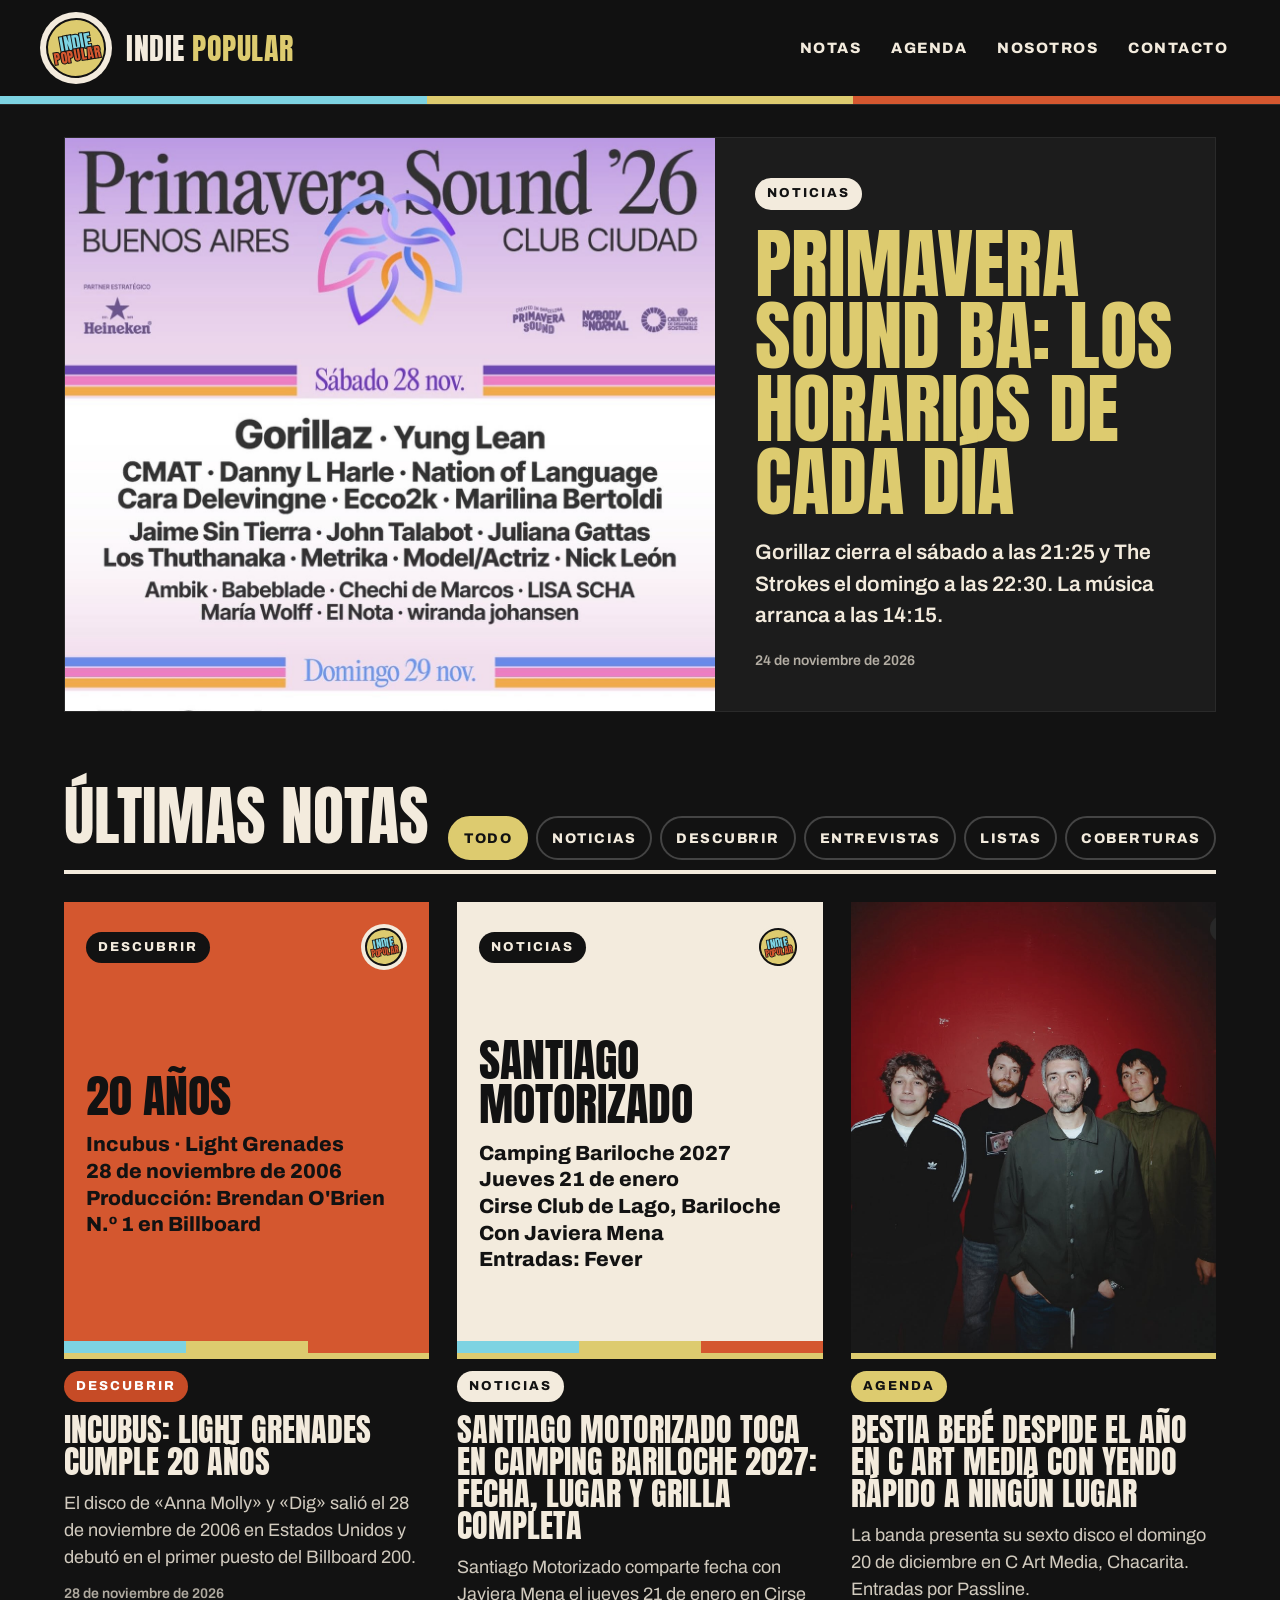
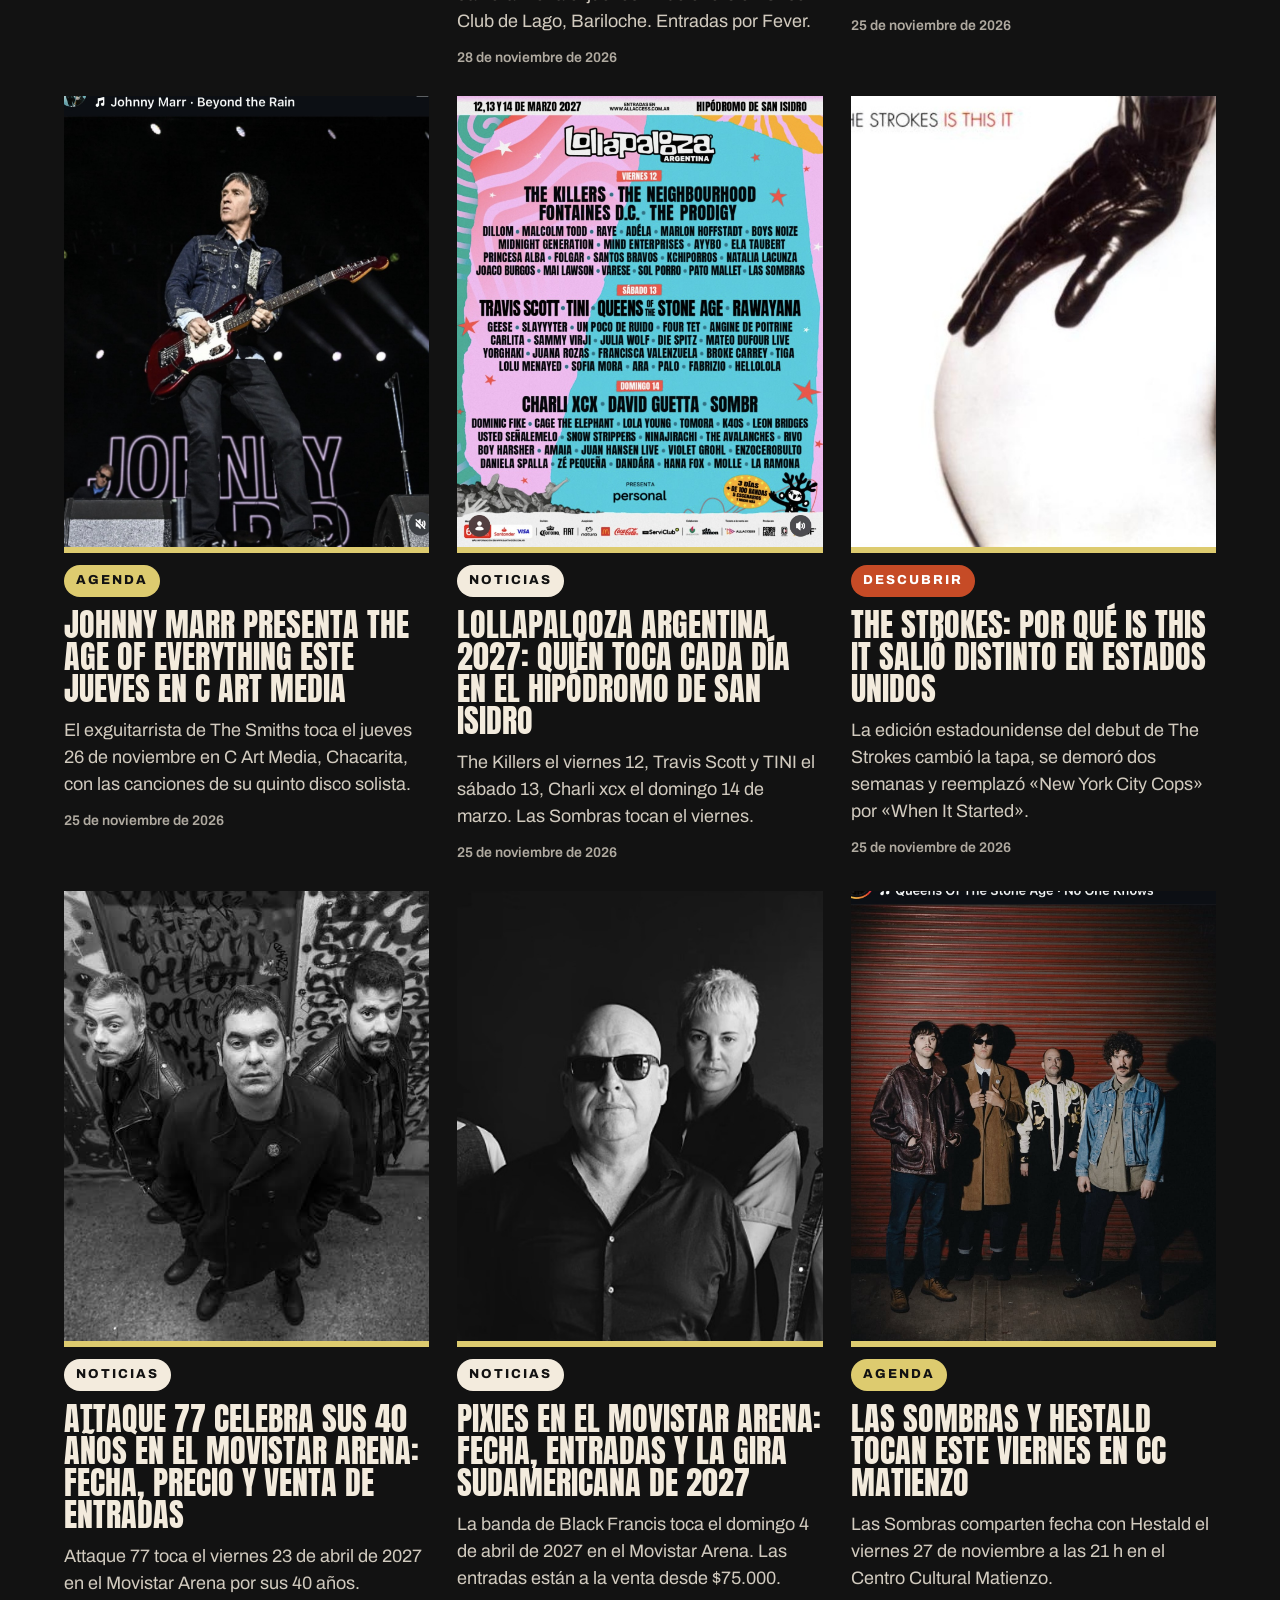
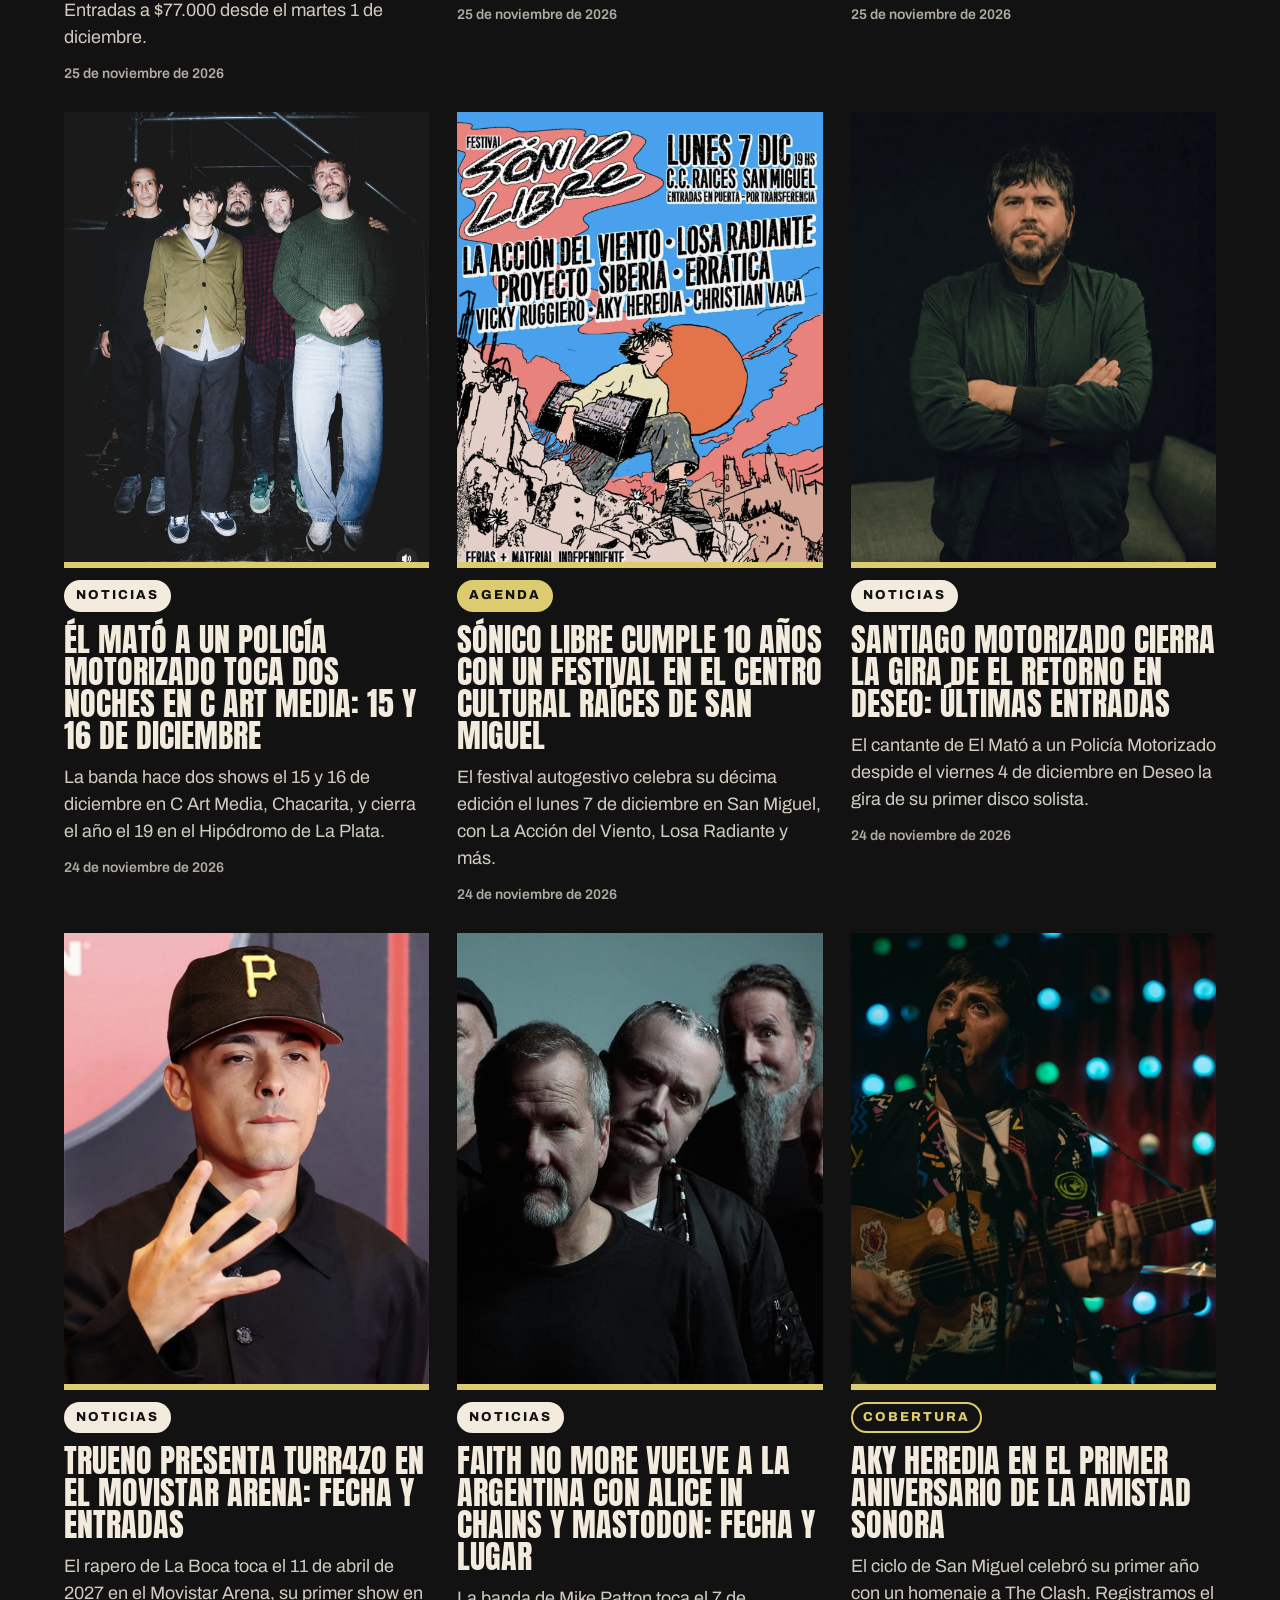
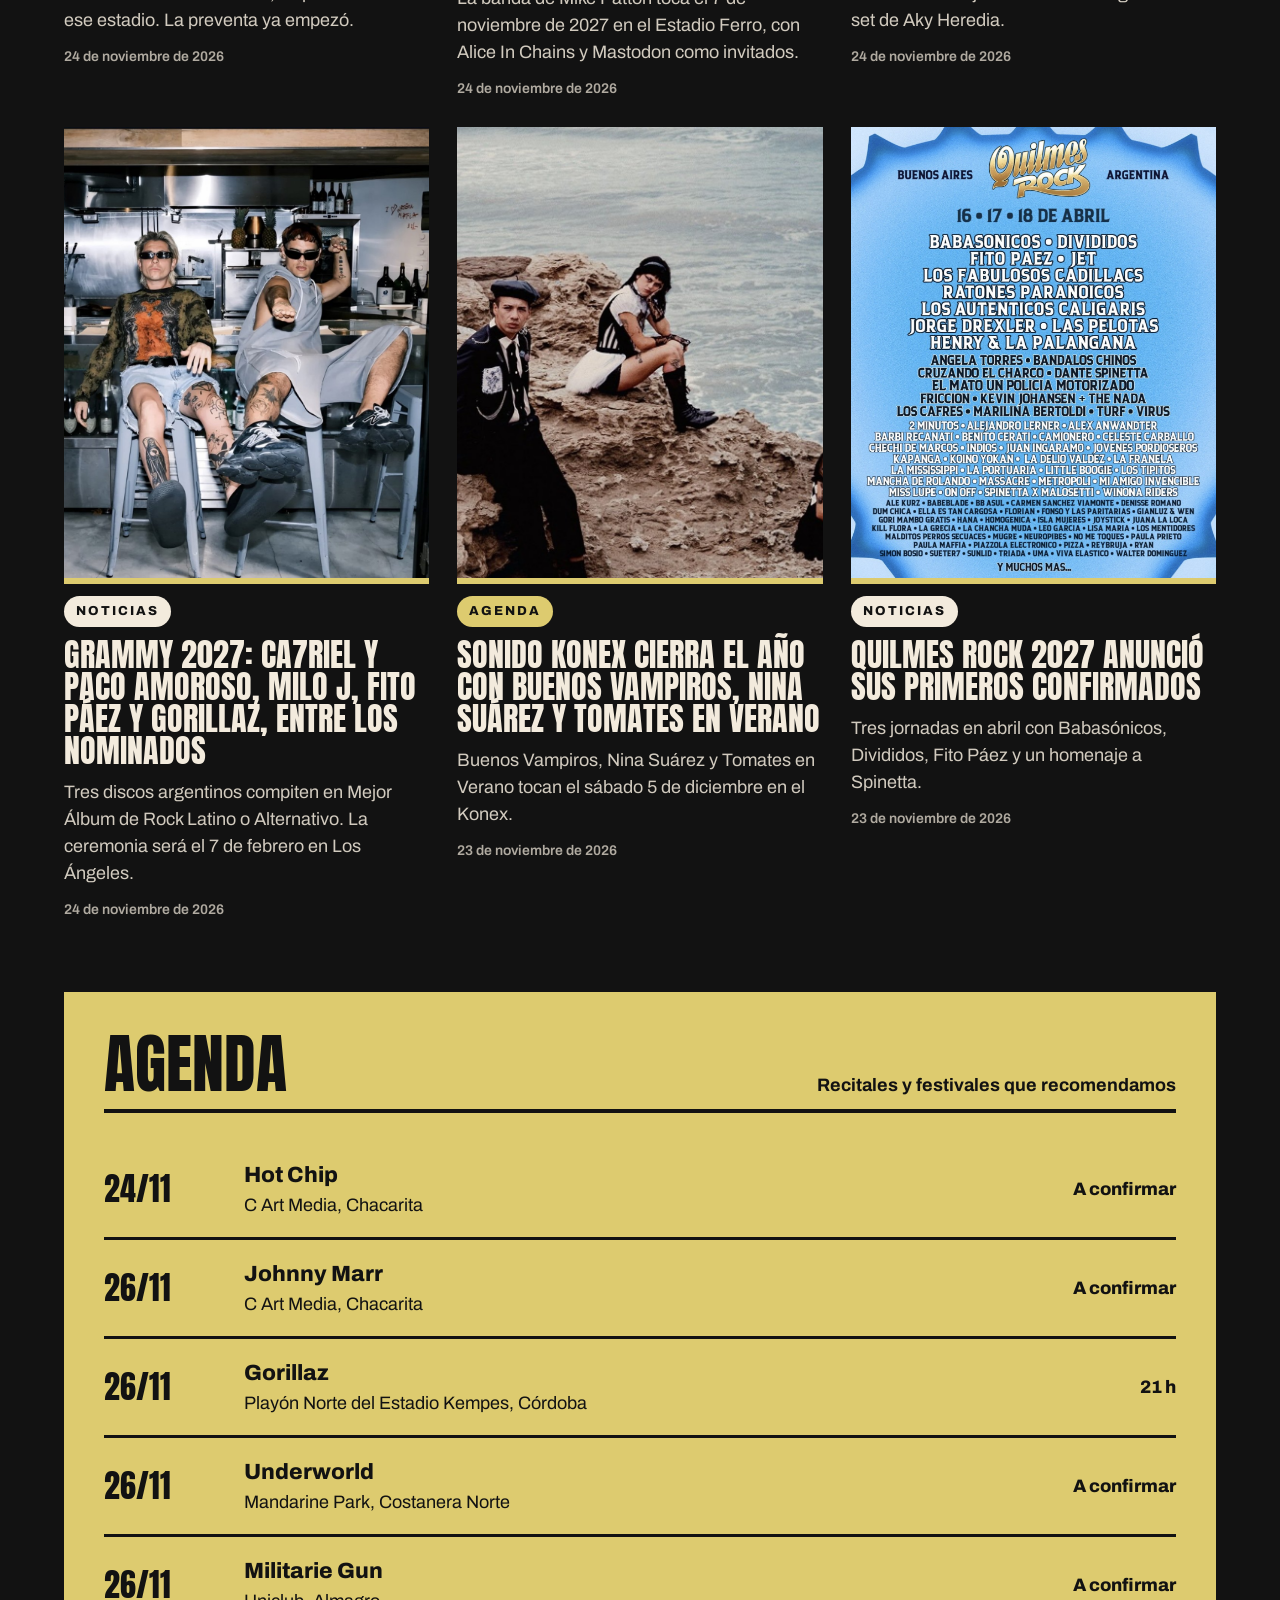
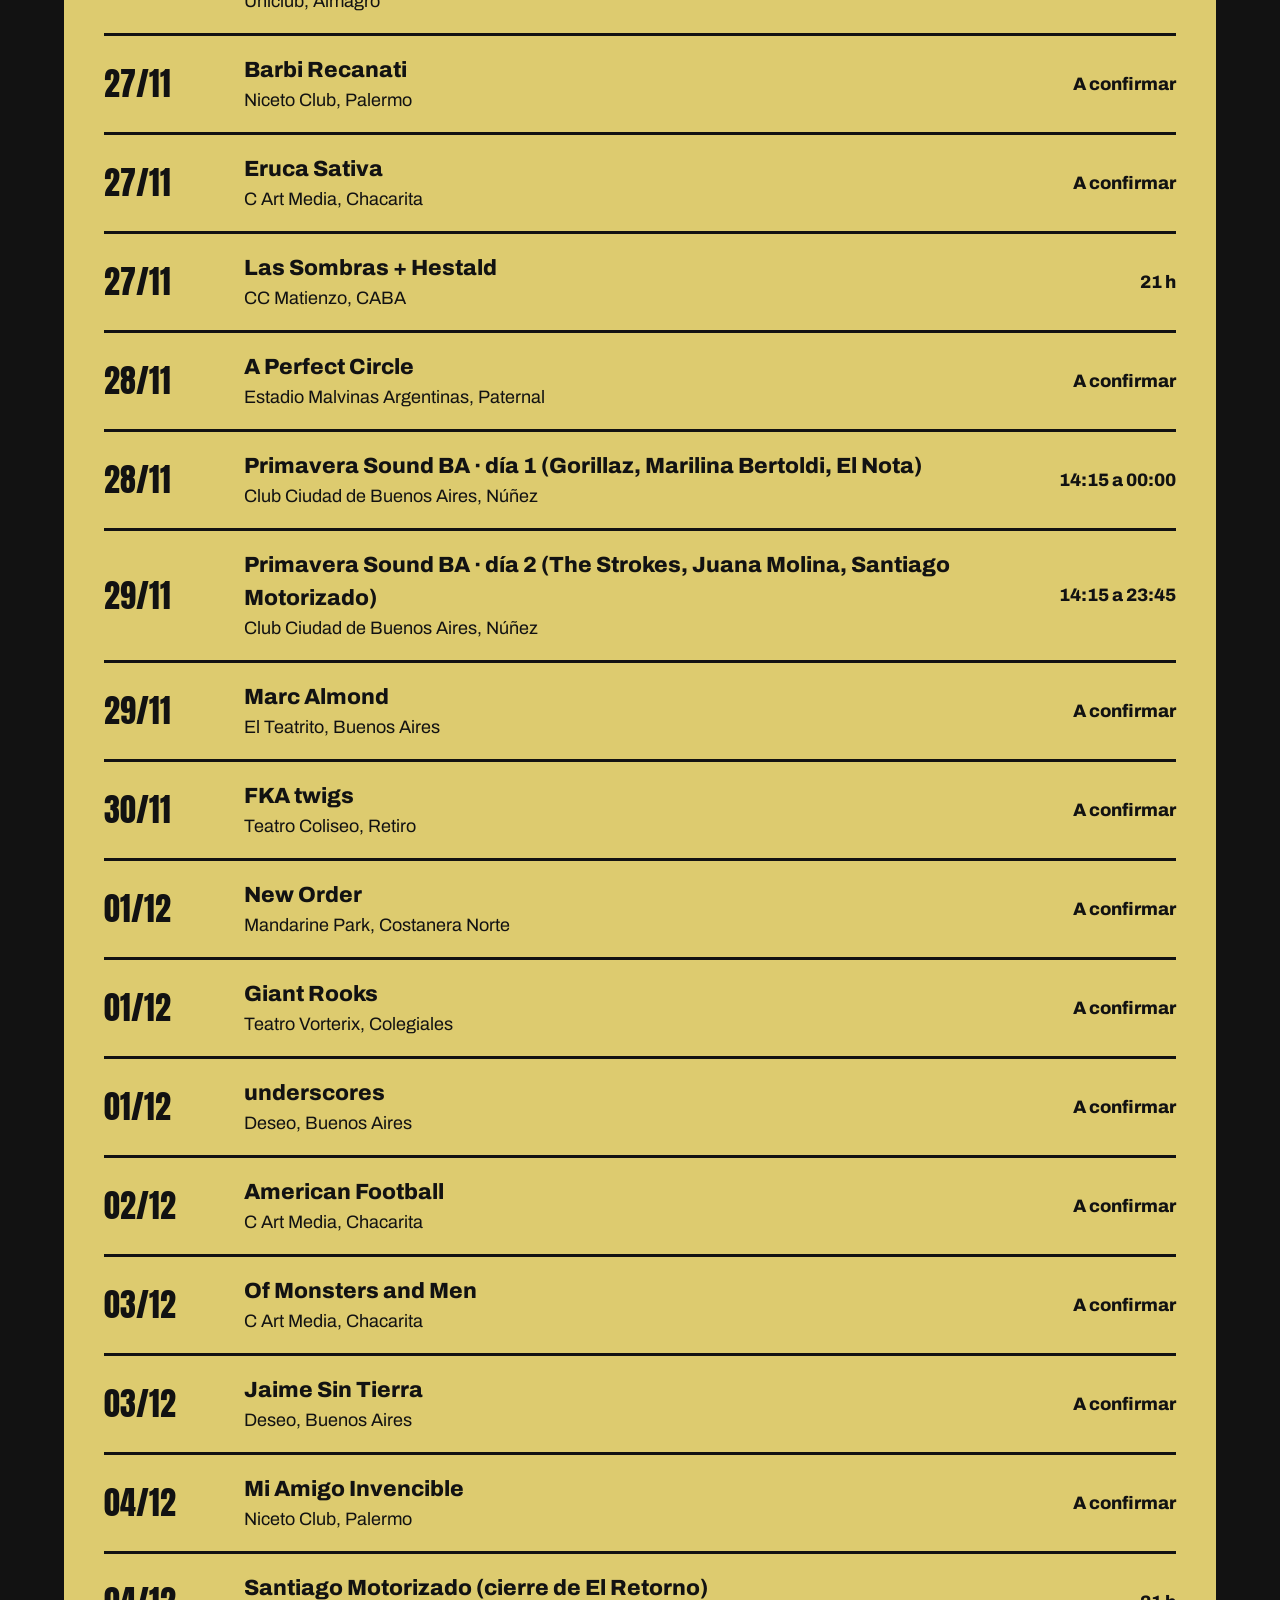
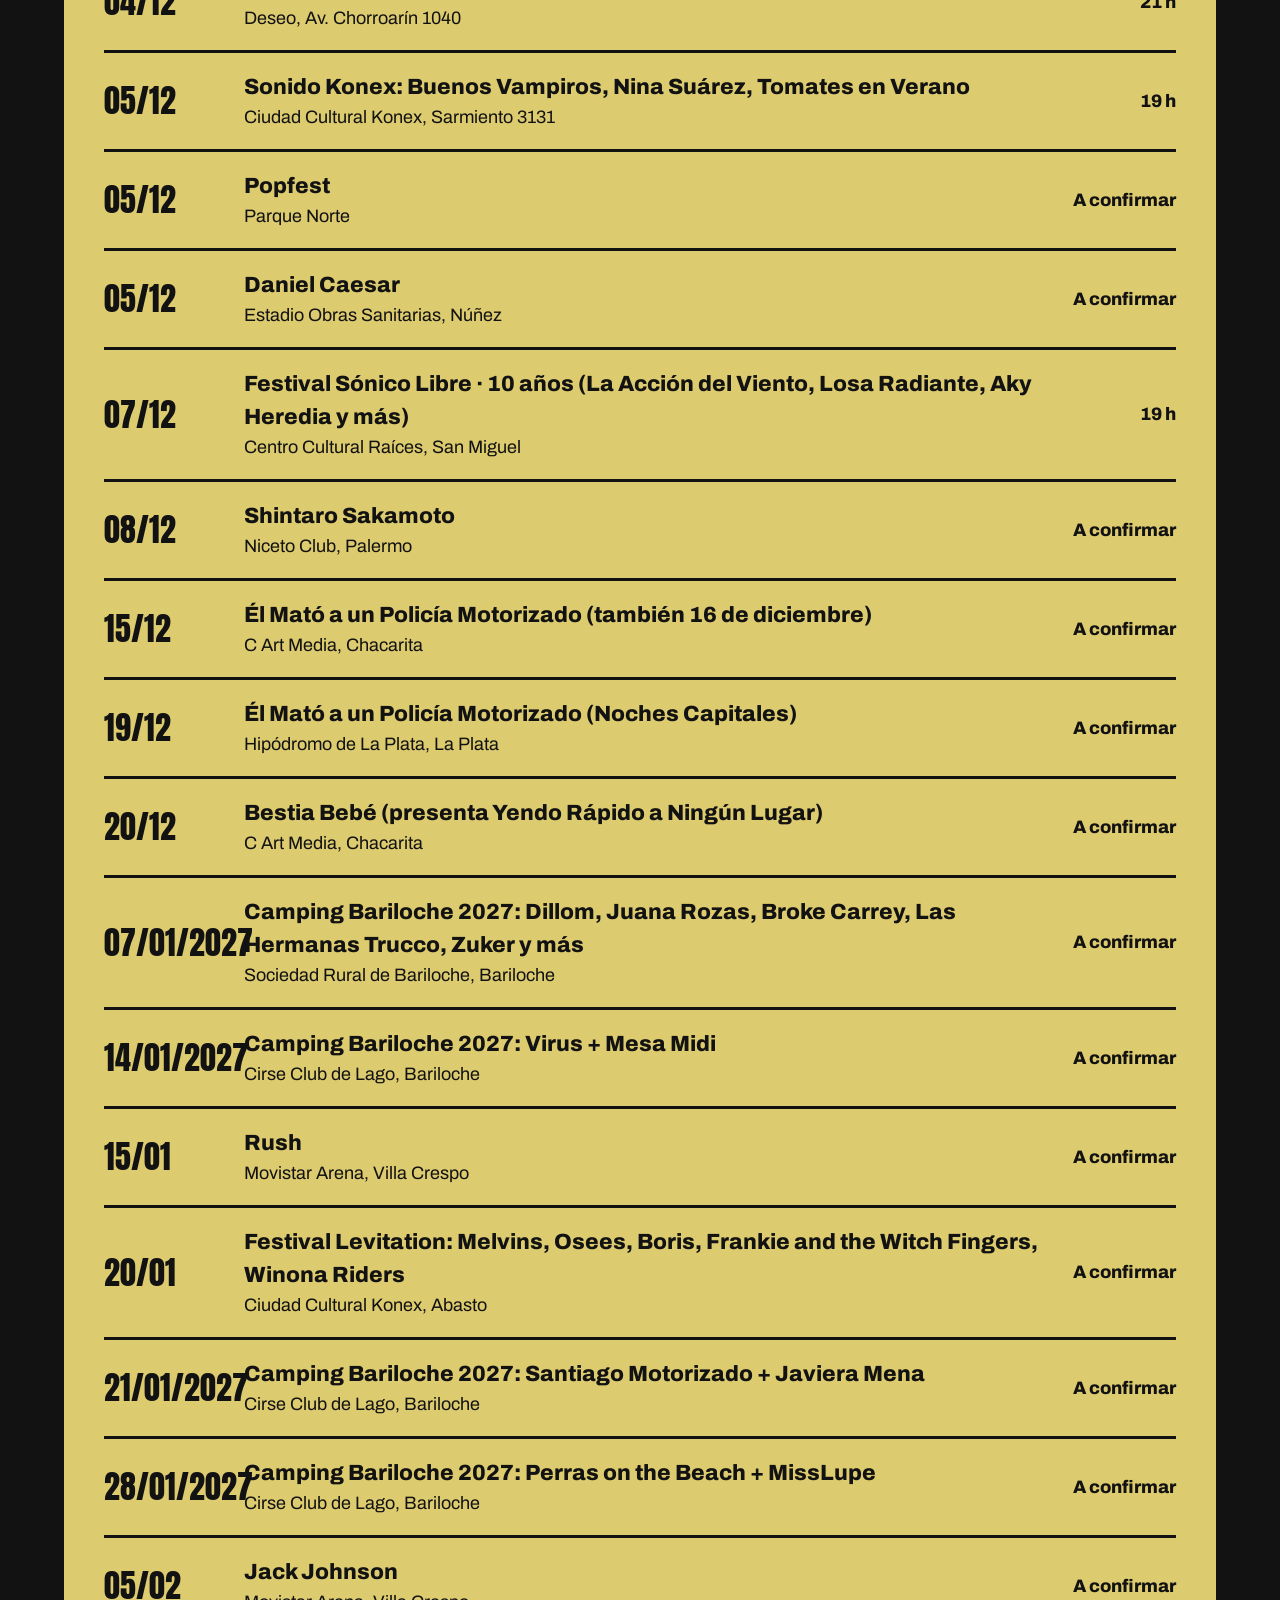
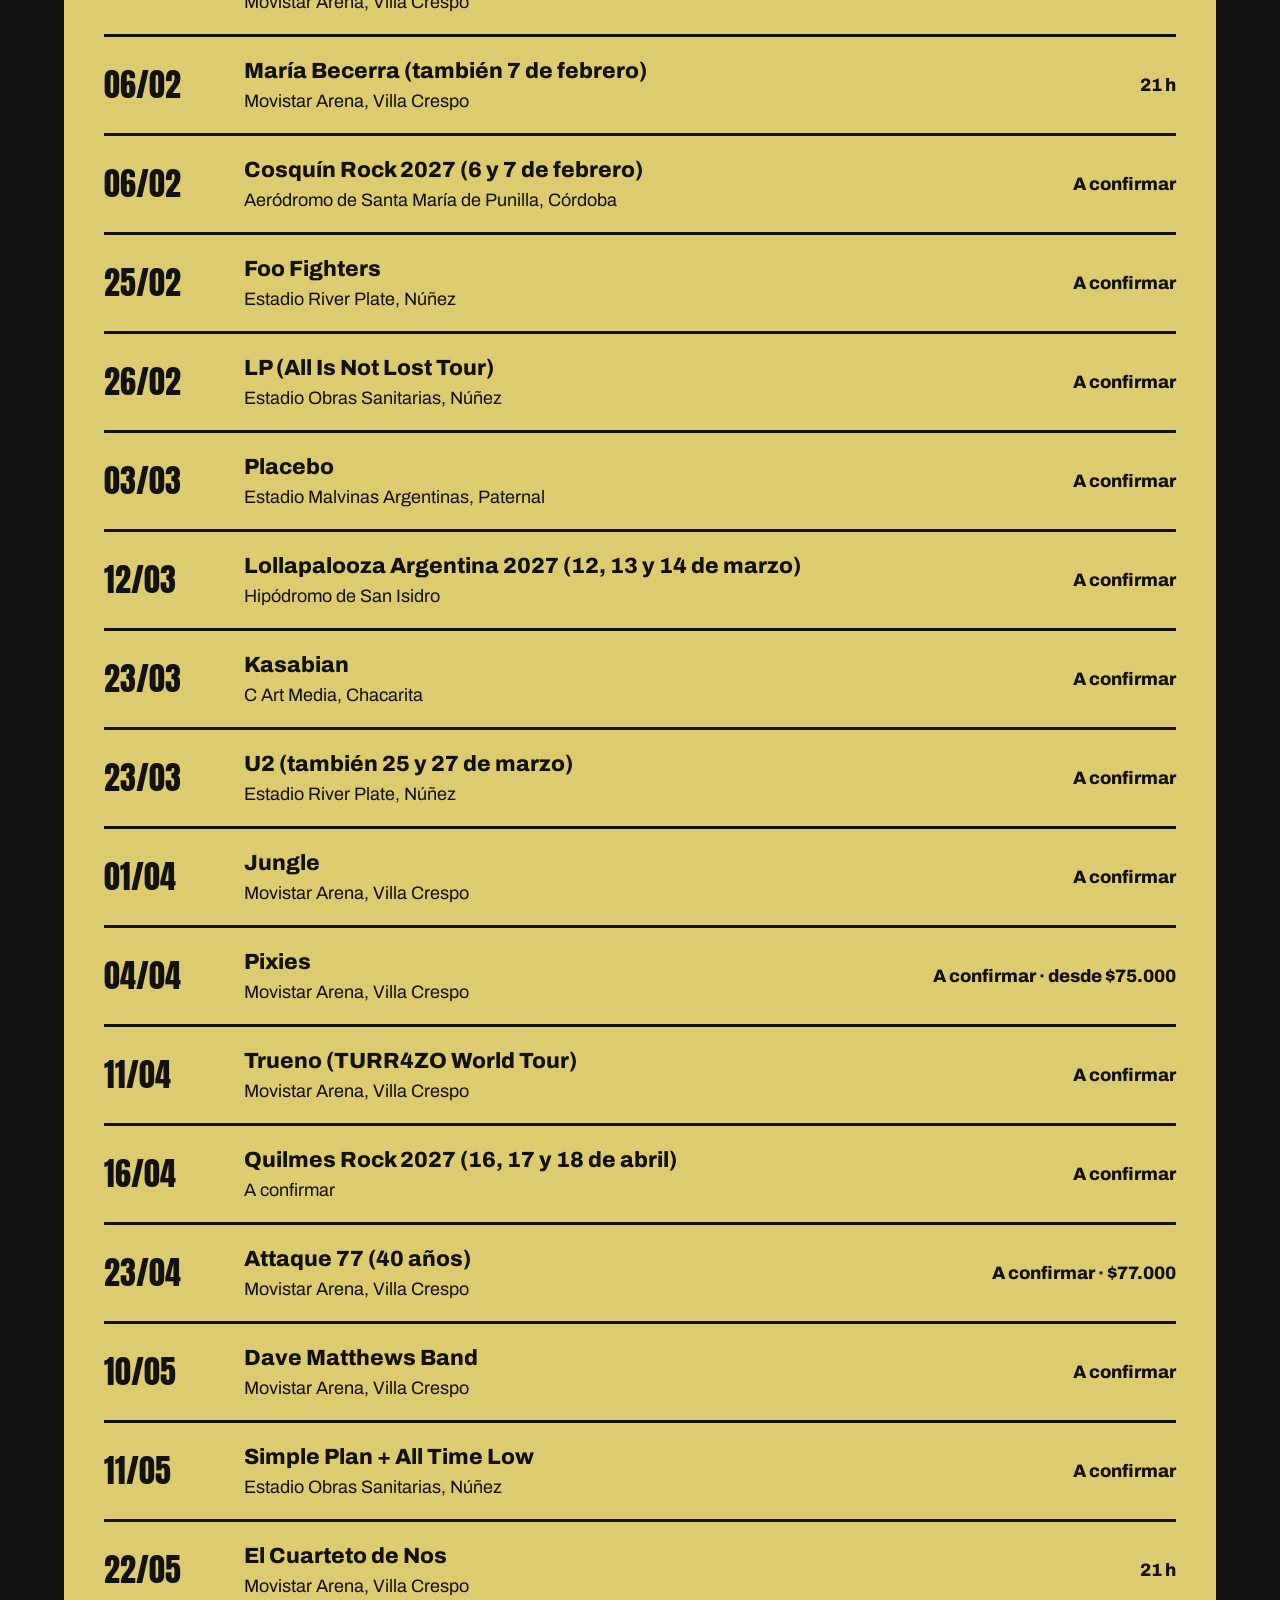
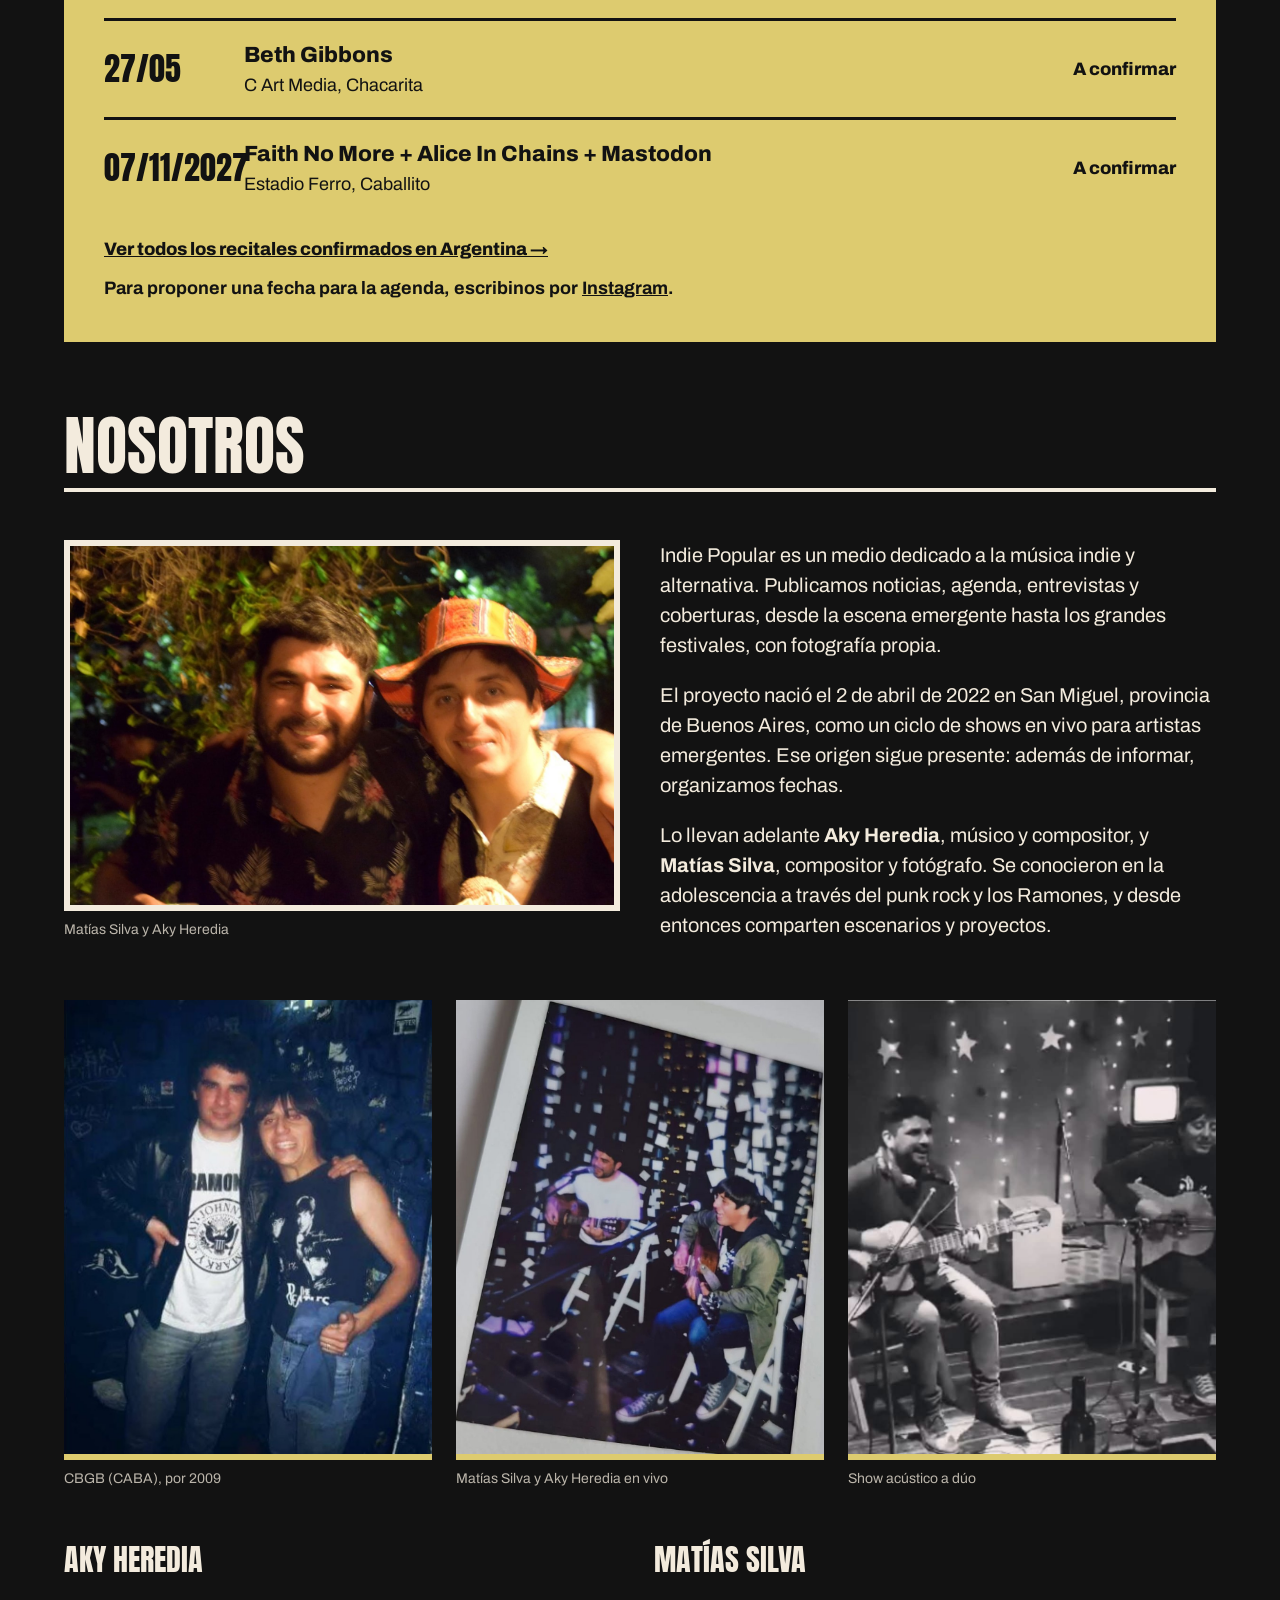
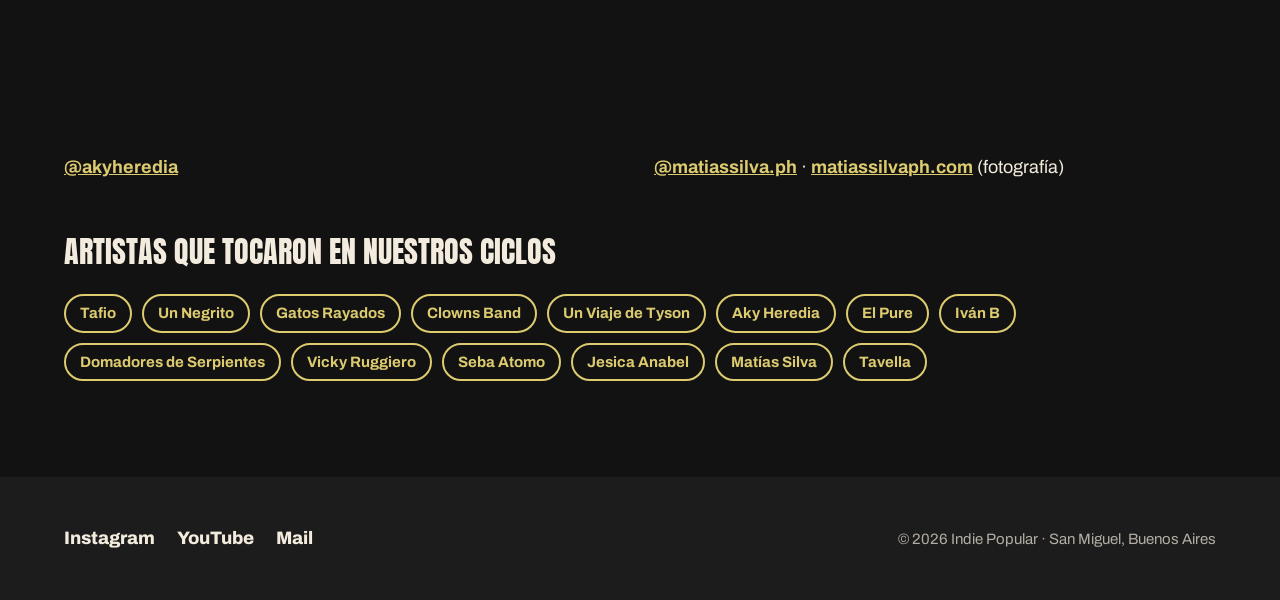
<file: index.html>
<!doctype html>
<html lang="es">
<head>
<meta charset="utf-8">
<meta name="viewport" content="width=device-width, initial-scale=1">
<title>Indie Popular · Noticias, agenda y coberturas de música</title>
<meta name="description" content="Indie Popular es un medio de música indie y alternativa: noticias, agenda, entrevistas y coberturas con fotografía propia. Desde San Miguel, Buenos Aires.">
<meta property="og:title" content="Indie Popular">
<meta property="og:description" content="Noticias, agenda, entrevistas y coberturas de música indie y alternativa.">
<meta property="og:url" content="https://indiepopular.com/">
<meta property="og:image" content="https://indiepopular.com/img/aky-matias.jpg">
<link rel="preconnect" href="https://fonts.googleapis.com">
<link rel="preconnect" href="https://fonts.gstatic.com" crossorigin>
<link href="https://fonts.googleapis.com/css2?family=Anton&family=Archivo:wght@400;600;700;800&display=swap" rel="stylesheet">
<link rel="stylesheet" href="estilos.css">
</head>
<body>
<header class="header">
  <div class="contenedor header__fila">
    <a class="marca" href="index.html" aria-label="Indie Popular, inicio">
      <span class="logo" aria-hidden="true"><span class="logo__disco"><span class="logo__a">INDIE</span><span class="logo__b">POPULAR</span></span></span>
      <span class="marca__nombre">Indie <b>Popular</b></span>
    </a>
    <nav class="nav" aria-label="Secciones">
      <a href="#notas">Notas</a>
      <a href="/recitales/">Agenda</a>
      <a href="#nosotros">Nosotros</a>
      <a href="#contacto">Contacto</a>
    </nav>
  </div>
  <div class="franja" aria-hidden="true"><span></span><span></span><span></span></div>
</header>

<main class="contenedor">
  <a id="portada" class="portada" href="#"></a>

  <section id="notas" class="seccion">
    <div class="seccion__titulo">
      <h2>Últimas notas</h2>
      <div id="filtros" class="filtros" role="group" aria-label="Filtrar por sección">
        <button type="button" data-cat="" aria-pressed="true">Todo</button>
        <button type="button" data-cat="Noticias" aria-pressed="false">Noticias</button>
        <button type="button" data-cat="Descubrir" aria-pressed="false">Descubrir</button>
        <button type="button" data-cat="Entrevistas" aria-pressed="false">Entrevistas</button>
        <button type="button" data-cat="Listas" aria-pressed="false">Listas</button>
        <button type="button" data-cat="Cobertura" aria-pressed="false">Coberturas</button>
      </div>
    </div>
    <div id="grilla" class="grilla"></div>
  </section>

  <section id="agenda" class="seccion">
    <div class="agenda">
      <div class="seccion__titulo"><h2>Agenda</h2><strong>Recitales y festivales que recomendamos</strong></div>
      <div id="agenda-lista"></div>
      <p style="margin:20px 0 0;font-weight:800"><a href="/recitales/">Ver todos los recitales confirmados en Argentina →</a></p>
      <p style="margin:12px 0 0;font-weight:700">Para proponer una fecha para la agenda, escribinos por <a data-link="instagram" href="#">Instagram</a>.</p>
    </div>
  </section>

  <section id="nosotros" class="seccion">
    <div class="seccion__titulo"><h2>Nosotros</h2></div>
    <div class="nosotros">
      <figure class="nosotros__foto">
        <img src="img/aky-matias.jpg" alt="Matías Silva y Aky Heredia abrazados, de noche, en un evento al aire libre">
        <figcaption>Matías Silva y Aky Heredia</figcaption>
      </figure>
      <div>
        <p>Indie Popular es un medio dedicado a la música indie y alternativa. Publicamos noticias, agenda, entrevistas y coberturas, desde la escena emergente hasta los grandes festivales, con fotografía propia.</p>
        <p>El proyecto nació el 2 de abril de 2022 en San Miguel, provincia de Buenos Aires, como un ciclo de shows en vivo para artistas emergentes. Ese origen sigue presente: además de informar, organizamos fechas.</p>
        <p>Lo llevan adelante <strong>Aky Heredia</strong>, músico y compositor, y <strong>Matías Silva</strong>, compositor y fotógrafo. Se conocieron en la adolescencia a través del punk rock y los Ramones, y desde entonces comparten escenarios y proyectos.</p>
      </div>
    </div>

    <div class="galeria">
      <figure><img src="img/cbgb-2009.jpg" alt="Aky y Matías de adolescentes en CBGB, con remeras de Ramones y The Beatles" loading="lazy"><figcaption>CBGB (CABA), por 2009</figcaption></figure>
      <figure><img src="img/polaroid-dupla.jpg" alt="Polaroid de Matías y Aky tocando guitarras en un escenario" loading="lazy"><figcaption>Matías Silva y Aky Heredia en vivo</figcaption></figure>
      <figure><img src="img/dupla-byn.jpg" alt="Matías y Aky tocando guitarras criollas, en blanco y negro" loading="lazy"><figcaption>Show acústico a dúo</figcaption></figure>
    </div>

    <div class="escuchanos">
      <div class="escuchanos__item">
        <h3>Aky Heredia</h3>
        <iframe title="Aky Heredia en Spotify" src="https://open.spotify.com/embed/artist/64F0l32NLZgCfSvVblb8RK?theme=0" width="100%" height="152" frameborder="0" allow="clipboard-write; encrypted-media; fullscreen; picture-in-picture" loading="lazy"></iframe>
        <div><a href="https://www.instagram.com/akyheredia/" target="_blank" rel="noopener">@akyheredia</a></div>
      </div>
      <div class="escuchanos__item">
        <h3>Matías Silva</h3>
        <iframe title="Matías Silva en Spotify" src="https://open.spotify.com/embed/artist/7yQflgvgBxvKw16hr3ZWGi?theme=0" width="100%" height="152" frameborder="0" allow="clipboard-write; encrypted-media; fullscreen; picture-in-picture" loading="lazy"></iframe>
        <div><a href="https://www.instagram.com/matiassilva.ph/" target="_blank" rel="noopener">@matiassilva.ph</a> · <a href="https://matiassilvaph.com" target="_blank" rel="noopener">matiassilvaph.com</a> (fotografía)</div>
      </div>
    </div>

    <h3 class="subtitulo">Artistas que tocaron en nuestros ciclos</h3>
    <div id="artistas" class="artistas"></div>
  </section>
</main>

<footer id="contacto" class="footer">
  <div class="contenedor footer__fila">
    <div>
      <a data-link="instagram" href="#">Instagram</a>
      <a data-link="youtube" href="#">YouTube</a>
      <a data-link="email" href="#">Mail</a>
    </div>
    <small>© <span id="anio"></span> Indie Popular · San Miguel, Buenos Aires</small>
  </div>
</footer>

<script src="contenido.js"></script>
<script src="app.js"></script>
</body>
</html>
</file>
<file: estilos.css>
:root{
  --tinta:#121212; --tinta-2:#1c1c1c; --crema:#F3EBDD; --mostaza:#DDCB6F;
  --celeste:#7DD3E2; --teja:#D4572F; --teja-oscuro:#C64B26;
  --display:"Anton", Impact, sans-serif; --texto:"Archivo", system-ui, sans-serif;
}
*{box-sizing:border-box}
html{scroll-behavior:smooth}
body{margin:0;background:var(--tinta);color:var(--crema);font-family:var(--texto);font-size:18px;line-height:1.5}
img{max-width:100%;display:block}
a{color:inherit}
.contenedor{max-width:1200px;margin:0 auto;padding:0 24px}
.franja{height:8px;display:grid;grid-template-columns:repeat(3,1fr)}
.franja span:nth-child(1){background:var(--celeste)}.franja span:nth-child(2){background:var(--mostaza)}.franja span:nth-child(3){background:var(--teja)}

/* Logo hecho en CSS (reemplazable por img/logo.png) */
.logo{display:inline-flex;align-items:center;justify-content:center;width:72px;height:72px;border-radius:50%;background:var(--crema);flex-shrink:0;text-decoration:none}
.logo__disco{width:60px;height:60px;overflow:hidden;border-radius:50%;background:var(--mostaza);border:2px solid var(--tinta);display:flex;flex-direction:column;align-items:center;justify-content:center;transform:rotate(-10deg);line-height:.86}
.logo__a,.logo__b{font-family:var(--display);-webkit-text-stroke:2px var(--tinta);paint-order:stroke fill}
.logo__a{font-size:17px;color:var(--celeste)}
.logo__b{font-size:13.5px;color:var(--teja)}

/* Header */
.header{position:sticky;top:0;z-index:10;background:rgba(18,18,18,.94);backdrop-filter:blur(6px);border-bottom:1px solid #2a2a2a}
.header__fila{display:flex;align-items:center;justify-content:space-between;gap:16px;padding:12px 0;flex-wrap:wrap}
.marca{display:flex;align-items:center;gap:14px;text-decoration:none}
.marca__nombre{font-family:var(--display);font-size:30px;text-transform:uppercase;letter-spacing:.5px}
.marca__nombre b{color:var(--mostaza);font-weight:400}
.nav{display:flex;gap:6px;flex-wrap:wrap}
.nav a{text-decoration:none;font-weight:800;font-size:15px;letter-spacing:1.5px;text-transform:uppercase;padding:10px 12px;border-radius:999px}
.nav a:hover,.nav a:focus-visible{background:var(--crema);color:var(--tinta)}

/* Etiquetas */
.tag{display:inline-block;font-weight:800;font-size:13px;letter-spacing:2px;text-transform:uppercase;padding:6px 12px;border-radius:999px;background:var(--crema);color:var(--tinta)}
.tag--Descubrir{background:var(--teja-oscuro);color:#fff}
.tag--Entrevistas{background:var(--tinta);color:var(--crema);border:2px solid var(--crema);padding:4px 10px}
.tag--Cobertura{background:var(--tinta);color:var(--mostaza);border:2px solid var(--mostaza);padding:4px 10px}
.tag--Noticias{background:var(--crema)}
.tag--Agenda{background:var(--mostaza);color:var(--tinta)}
.tag--Listas{background:var(--teja-oscuro);color:#fff}
.placa--Listas{background:var(--crema)}

/* Portada */
.portada{display:grid;grid-template-columns:minmax(0,1.3fr) minmax(0,1fr);gap:0;margin:32px auto 0;border:1px solid #2a2a2a;text-decoration:none}
.portada__img{aspect-ratio:4/3;object-fit:cover;object-position:center 15%;width:100%;height:100%}
.portada__texto{background:var(--tinta-2);padding:40px;display:flex;flex-direction:column;gap:18px;justify-content:center}
.portada h1{margin:0;font-family:var(--display);font-weight:400;font-size:clamp(44px,6vw,78px);line-height:.95;text-transform:uppercase;color:var(--mostaza)}
.portada p{margin:0;font-size:21px;font-weight:600}
.portada:hover h1{text-decoration:underline;text-decoration-thickness:3px}

/* Secciones */
.seccion{padding:72px 0 0}
.seccion__titulo{display:flex;align-items:baseline;justify-content:space-between;gap:16px;border-bottom:4px solid var(--crema);padding-bottom:10px;margin-bottom:28px;flex-wrap:wrap}
.seccion__titulo h2{margin:0;font-family:var(--display);font-weight:400;font-size:clamp(40px,5vw,64px);text-transform:uppercase;line-height:1}
.filtros{display:flex;gap:8px;flex-wrap:wrap}
.filtros button{font:inherit;font-weight:800;font-size:14px;letter-spacing:1.5px;text-transform:uppercase;background:transparent;color:var(--crema);border:2px solid #444;border-radius:999px;padding:8px 14px;cursor:pointer;min-height:44px}
.filtros button[aria-pressed="true"]{background:var(--mostaza);color:var(--tinta);border-color:var(--mostaza)}

.grilla{display:grid;grid-template-columns:repeat(auto-fill,minmax(280px,1fr));gap:28px}
.tarjeta{text-decoration:none;display:flex;flex-direction:column;gap:12px}
.tarjeta__img{aspect-ratio:4/5;object-fit:cover;object-position:center 15%;width:100%;border-bottom:6px solid var(--mostaza)}
.placa{display:flex;flex-direction:column;justify-content:space-between;gap:16px;padding:22px 22px 0;background:var(--crema);color:var(--tinta);overflow:hidden}
.placa__top{display:flex;justify-content:space-between;align-items:center}
.placa__cat{font-weight:800;font-size:13px;letter-spacing:2px;text-transform:uppercase;background:var(--tinta);color:var(--crema);padding:6px 12px;border-radius:999px}
.placa__cuerpo{display:flex;flex-direction:column;gap:14px}
.placa__txt{font-family:var(--display);font-size:clamp(34px,3.6vw,52px);line-height:.95;text-transform:uppercase}
.placa__det{white-space:pre-line;font-weight:800;font-size:clamp(17px,1.6vw,22px);line-height:1.3}
.placa .franja{margin:0 -22px;height:12px}
.logo--mini{width:46px;height:46px}
.logo--mini .logo__disco{width:38px;height:38px}
.logo--mini .logo__a{font-size:11px;-webkit-text-stroke:1.5px var(--tinta)}
.logo--mini .logo__b{font-size:8.5px;-webkit-text-stroke:1.5px var(--tinta)}
.placa--Descubrir{background:var(--teja)}
.placa--Entrevistas{background:var(--crema)}
.placa--Cobertura{background:var(--mostaza)}
.placa--Agenda{background:var(--mostaza)}
.portada__img.placa{aspect-ratio:4/3}
.portada__img.placa .placa__txt{font-size:clamp(48px,6vw,96px)}
.fuentes{font-size:15px;opacity:.75;margin-top:28px}
.tarjeta h3{margin:0;font-family:var(--display);font-weight:400;font-size:32px;line-height:1;text-transform:uppercase}
.tarjeta p{margin:0;opacity:.85}
.tarjeta:hover h3{color:var(--mostaza)}
.fecha{font-size:14px;opacity:.7;font-weight:600}

/* Agenda */
.agenda{background:var(--mostaza);color:var(--tinta);padding:40px;margin-top:0}
.agenda .seccion__titulo{border-color:var(--tinta)}
.agenda__fila{display:grid;grid-template-columns:120px minmax(0,1fr) auto;gap:20px;padding:18px 0;border-bottom:3px solid var(--tinta);align-items:center}
.agenda__fila:last-child{border-bottom:0}
.agenda__dia{font-family:var(--display);font-size:32px}
.agenda__artista{font-weight:800;font-size:22px}
.agenda__hora{font-weight:800}

/* Nosotros */
.nosotros{display:grid;grid-template-columns:minmax(0,1fr) minmax(0,1fr);gap:40px;align-items:center}

.nosotros p{font-size:20px}
.artistas{display:flex;flex-wrap:wrap;gap:10px;margin-top:20px}
.artistas span{border:2px solid var(--mostaza);color:var(--mostaza);border-radius:999px;padding:6px 14px;font-weight:700;font-size:15px}

/* Nota */
.nota{max-width:760px;margin:40px auto 0}
.nota h1{font-family:var(--display);font-weight:400;font-size:clamp(44px,7vw,84px);line-height:.95;text-transform:uppercase;color:var(--mostaza);margin:16px 0}
.nota .bajada{font-size:24px;font-weight:600;margin:0 0 24px}
.nota figure{margin:0 0 28px}
.nota figcaption{font-size:14px;opacity:.7;margin-top:8px}
.nota__cuerpo p{font-size:20px;line-height:1.65}
.volver{display:inline-block;margin-top:24px;font-weight:800;text-transform:uppercase;letter-spacing:1.5px;font-size:14px}

/* Footer */
.footer{margin-top:96px;background:var(--tinta-2);padding:48px 0}
.footer__fila{display:flex;justify-content:space-between;gap:24px;flex-wrap:wrap;align-items:center}
.footer a{font-weight:800;text-decoration:none;margin-right:18px}
.footer a:hover{color:var(--mostaza)}
.footer small{opacity:.7}

@media (max-width:800px){
  .portada,.nosotros{grid-template-columns:1fr}
  .portada__texto{padding:24px}
  .agenda{padding:24px}
  .agenda__fila{grid-template-columns:minmax(0,1fr);gap:4px}
  .agenda__dia{font-size:26px}
  .agenda__hora{grid-column:1}
  .marca__nombre{font-size:24px}
}

/* Nosotros ampliado */
.nosotros__foto{margin:0}
.nosotros__foto img{aspect-ratio:3/2;object-fit:cover;width:100%;border:6px solid var(--crema)}
.nosotros figcaption,.galeria figcaption{font-size:14px;opacity:.75;margin-top:8px}
.galeria{display:grid;grid-template-columns:repeat(3,minmax(0,1fr));gap:24px;margin-top:40px}
.galeria figure{margin:0}
.galeria img{aspect-ratio:4/5;object-fit:cover;object-position:center 15%;width:100%;border-bottom:6px solid var(--mostaza)}
.escuchanos{display:grid;grid-template-columns:repeat(2,minmax(0,1fr));gap:28px;margin-top:48px}
.escuchanos__item{display:flex;flex-direction:column;gap:10px}
.escuchanos h3,.subtitulo{font-family:var(--display);font-weight:400;font-size:30px;text-transform:uppercase;margin:0}
.subtitulo{margin-top:48px}
.escuchanos iframe{border-radius:12px;border:0}
.escuchanos a{font-weight:700;color:var(--mostaza)}
@media (max-width:800px){.galeria,.escuchanos{grid-template-columns:1fr}}

.nota-galeria{display:grid;grid-template-columns:repeat(2,minmax(0,1fr));gap:12px;margin-top:28px}
.nota-galeria img{width:100%;aspect-ratio:4/5;object-fit:cover;object-position:center 15%}
@media (max-width:600px){.nota-galeria{grid-template-columns:1fr}}

@media (max-width:800px){
  .header{position:static}
  .header__fila{padding:10px 0;gap:8px}
  .logo{width:52px;height:52px}
  .logo__disco{width:44px;height:44px}
  .logo__a{font-size:12.5px;-webkit-text-stroke:1.5px var(--tinta)}
  .logo__b{font-size:10px;-webkit-text-stroke:1.5px var(--tinta)}
  .nav{flex-wrap:nowrap;overflow-x:auto;width:100%;gap:2px}
  .nav a{font-size:13px;padding:8px 10px;white-space:nowrap}
  .tarjeta__img{aspect-ratio:4/3}
}

.rec__mes{font-family:var(--display);font-size:40px;text-transform:uppercase;margin:36px 0 12px}
.rec__lista{padding:8px 28px}
</file>
